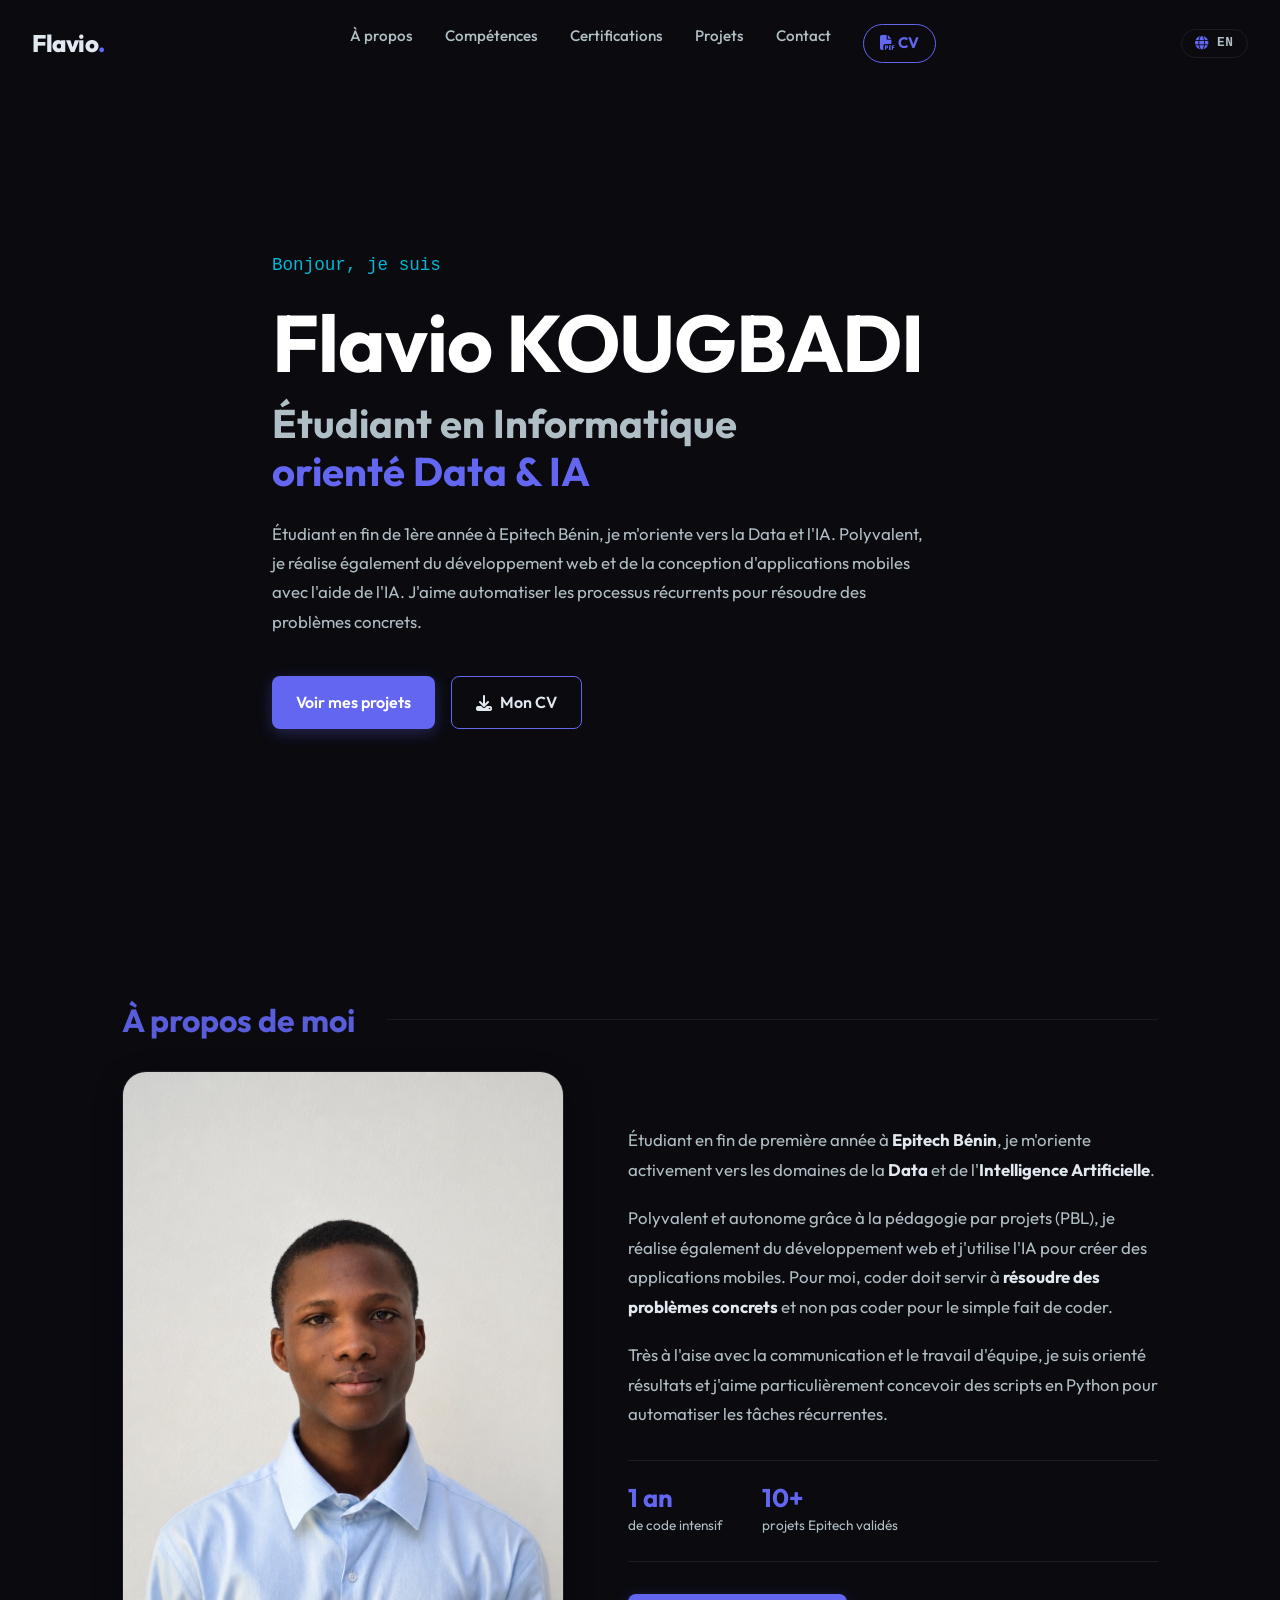
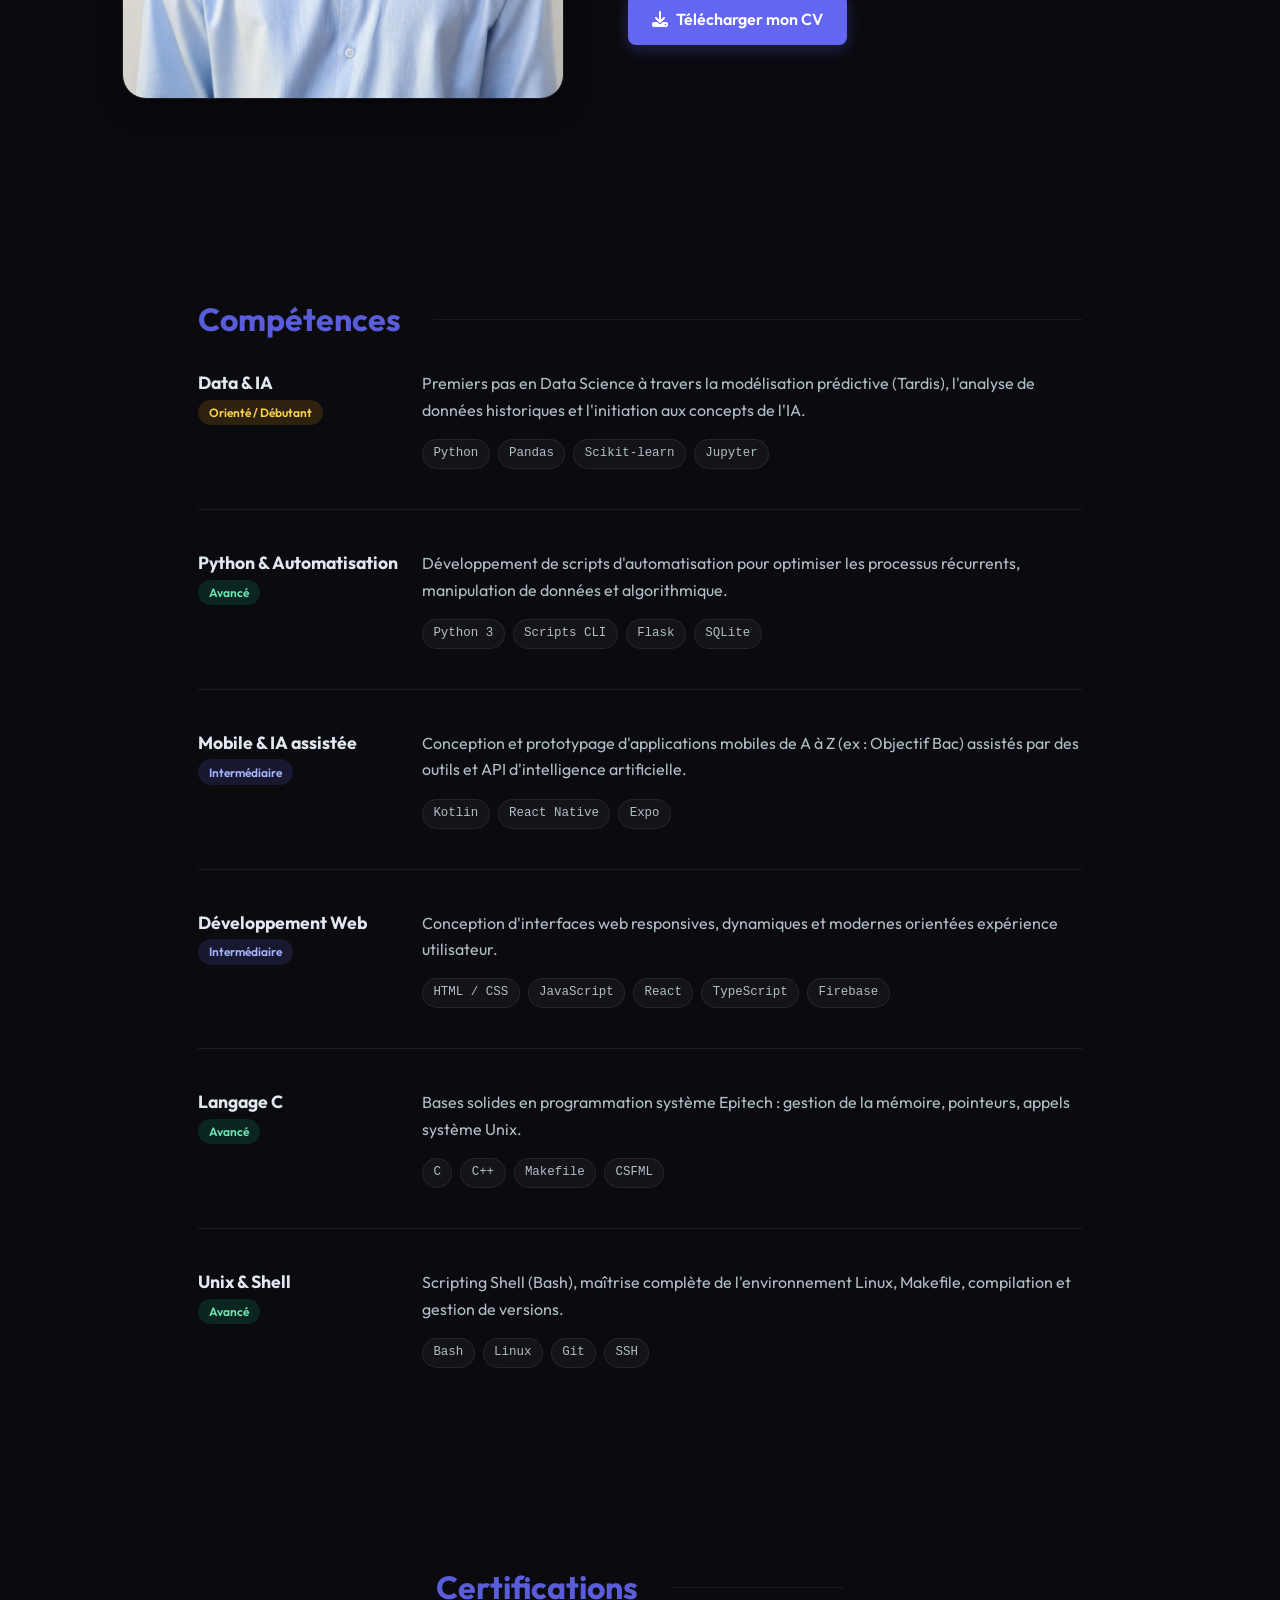
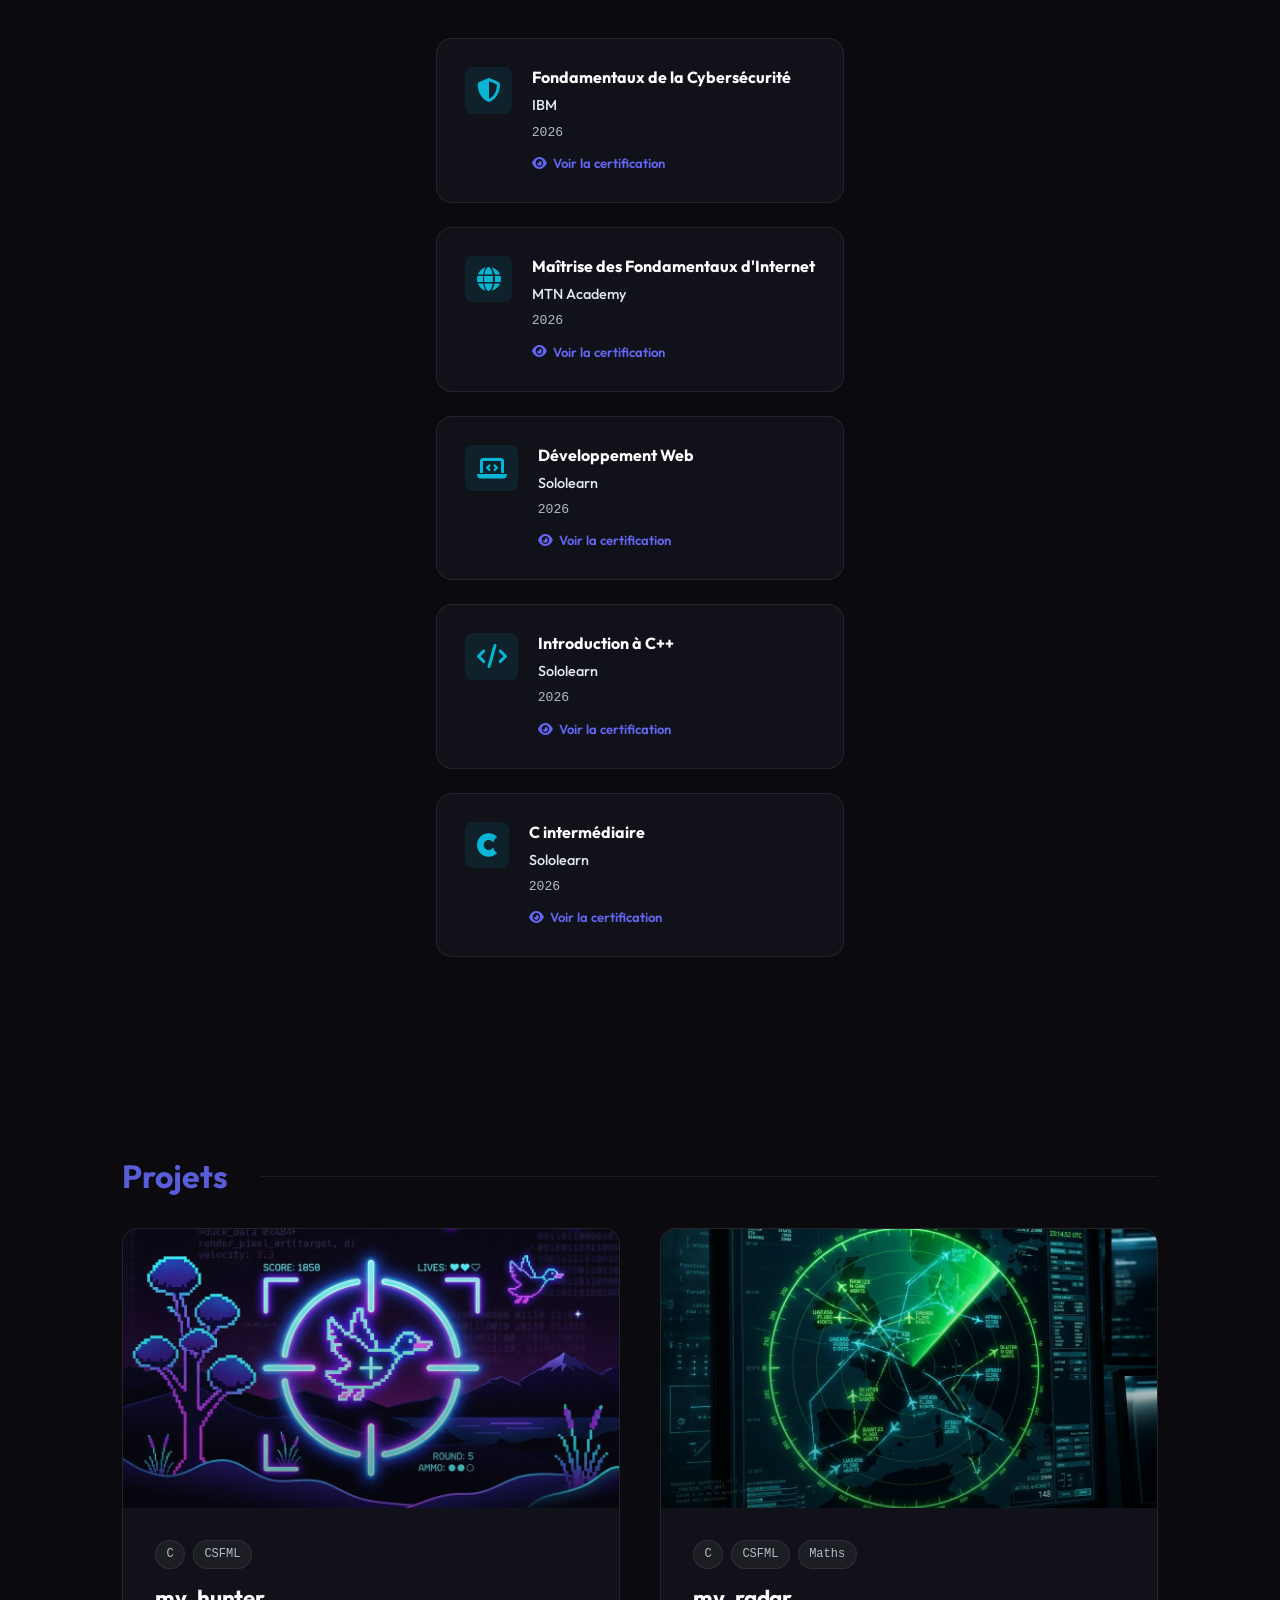
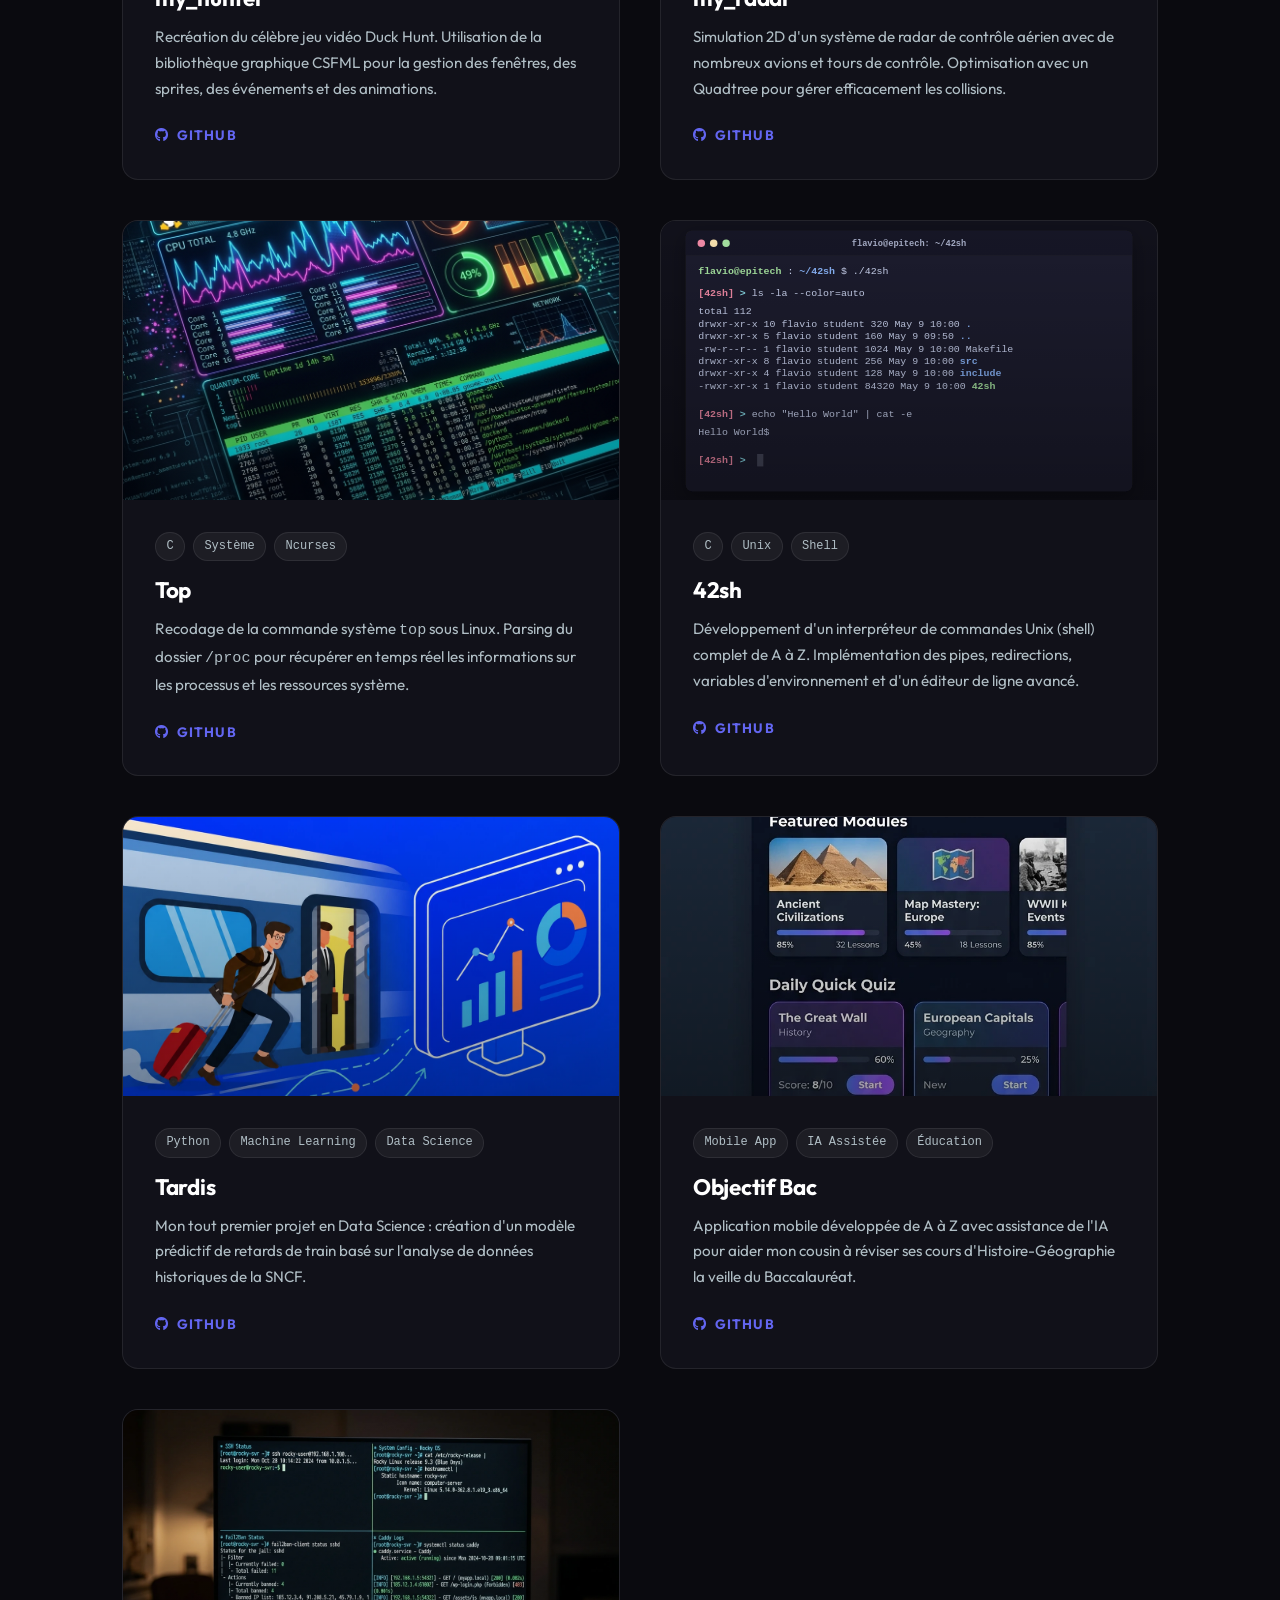
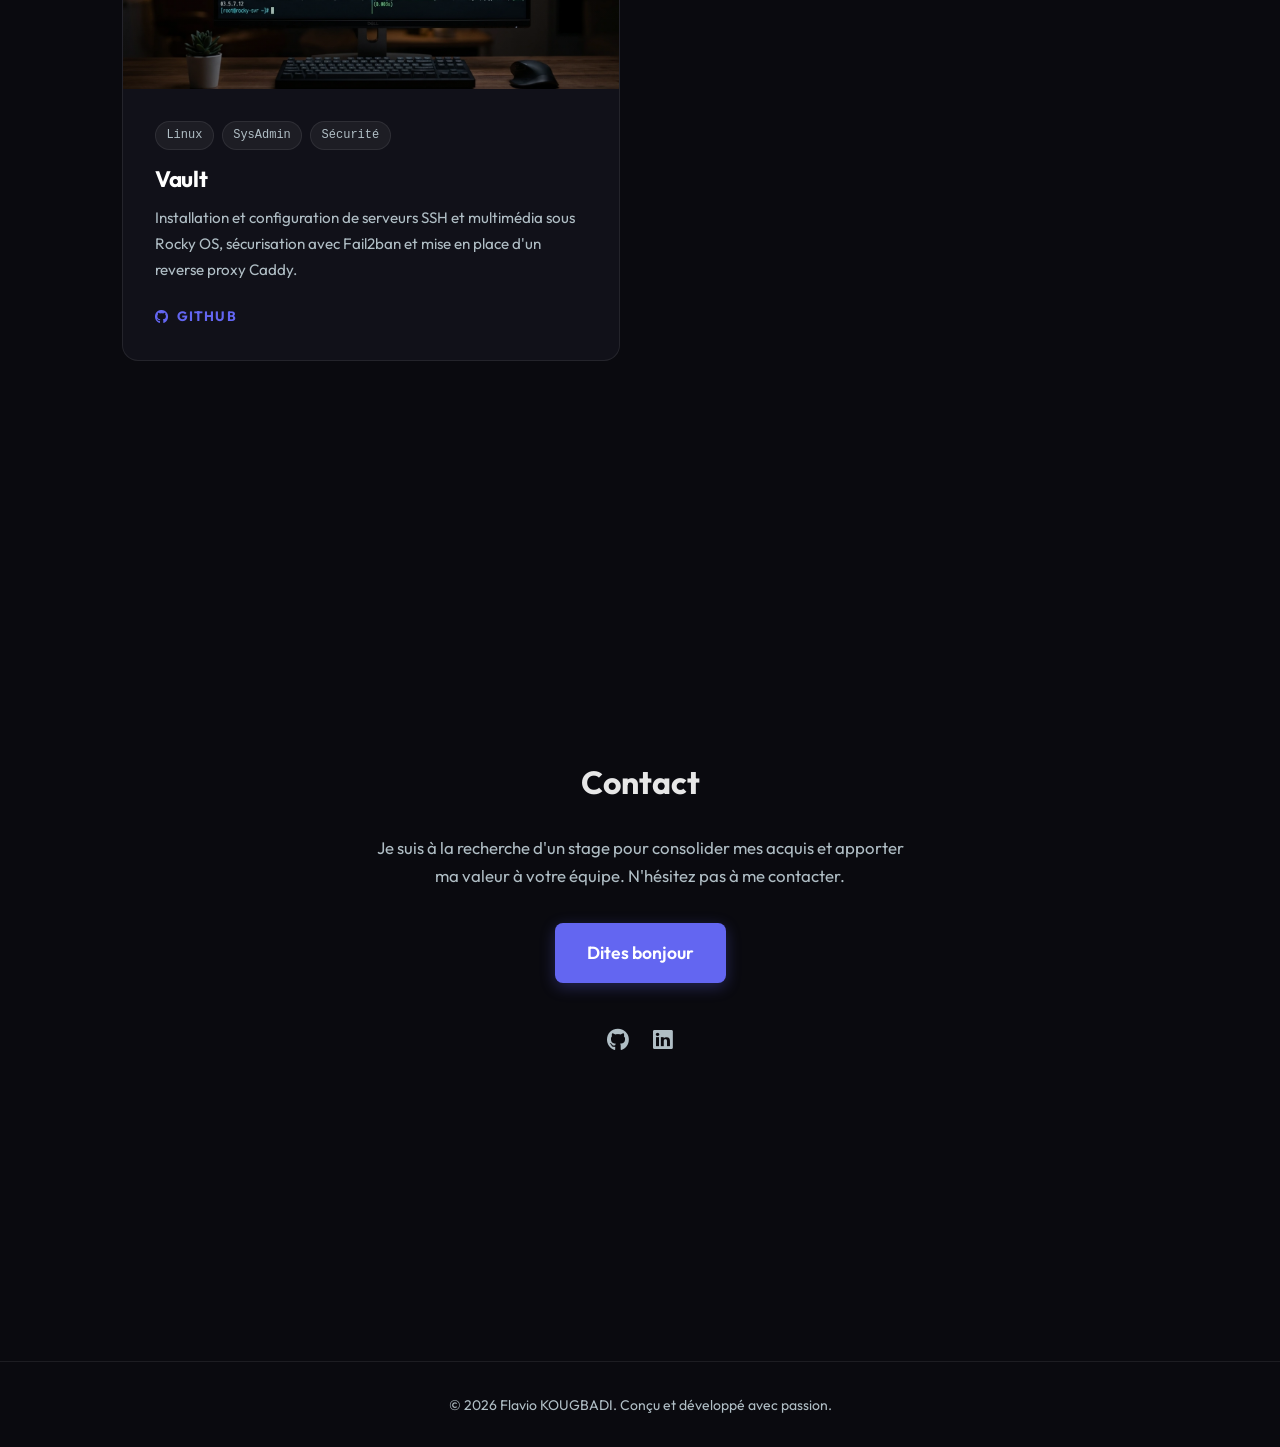
<file: index.html>
<!DOCTYPE html>
<html lang="fr">

<head>
    <meta charset="UTF-8">
    <meta name="viewport" content="width=device-width, initial-scale=1.0">
    <title>Flavio KOUGBADI | Étudiant Epitech Bénin</title>
    <meta name="description"
        content="Portfolio de Flavio KOUGBADI, étudiant en informatique à Epitech Bénin. Découvrez mes projets C, C++ et Python.">

    <!-- Google Fonts -->
    <link rel="preconnect" href="https://fonts.googleapis.com">
    <link rel="preconnect" href="https://fonts.gstatic.com" crossorigin>
    <link href="https://fonts.googleapis.com/css2?family=Outfit:wght@300;400;500;700;800&display=swap" rel="stylesheet">

    <!-- FontAwesome for Icons -->
    <link rel="stylesheet" href="https://cdnjs.cloudflare.com/ajax/libs/font-awesome/6.4.0/css/all.min.css">

    <!-- Custom CSS -->
    <link rel="stylesheet" href="styles.css">
</head>

<body>

    <!-- Dynamic Background Elements -->
    <div class="blob blob-1"></div>
    <div class="blob blob-2"></div>
    <div class="grid-overlay"></div>

    <!-- Mobile nav drawer -->
    <div class="mobile-nav-overlay" id="nav-overlay"></div>
    <nav class="mobile-nav" id="mobile-nav">
        <a href="#about" class="nav-link" data-i18n="nav.about">À propos</a>
        <a href="#skills" class="nav-link" data-i18n="nav.skills">Compétences</a>
        <a href="#certifications" class="nav-link" data-i18n="nav.certifications">Certifications</a>
        <a href="#projects" class="nav-link" data-i18n="nav.projects">Projets</a>
        <a href="#contact" class="nav-link" data-i18n="nav.contact">Contact</a>
        <a href="assets/Flavio_KOUGBADI_CV.pdf" class="nav-link" target="_blank">
            <i class="fa-solid fa-file-pdf"></i> <span data-i18n="nav.cv">CV</span>
        </a>
    </nav>

    <header class="navbar">
        <a href="#" class="logo">Flavio<span>.</span></a>
        <nav class="nav-links">
            <a href="#about" class="nav-link" data-i18n="nav.about">À propos</a>
            <a href="#skills" class="nav-link" data-i18n="nav.skills">Compétences</a>
            <a href="#certifications" class="nav-link" data-i18n="nav.certifications">Certifications</a>
            <a href="#projects" class="nav-link" data-i18n="nav.projects">Projets</a>
            <a href="#contact" class="nav-link" data-i18n="nav.contact">Contact</a>
            <a href="assets/Flavio_KOUGBADI_CV.pdf" class="nav-link cv-link" target="_blank">
                <i class="fa-solid fa-file-pdf"></i> <span data-i18n="nav.cv">CV</span>
            </a>
        </nav>
        <div class="navbar-actions">
            <button class="lang-toggle-btn" id="lang-toggle-btn" aria-label="Switch language"
                data-i18n-aria="aria.lang-toggle">
                <i class="fa-solid fa-globe"></i>
                <span class="lang-current">EN</span>
            </button>
            <button class="mobile-menu-btn" id="mobile-menu-btn" aria-label="Ouvrir le menu"
                aria-expanded="false" data-i18n-aria="aria.menu.open">
                <i class="fa-solid fa-bars"></i>
            </button>
        </div>
    </header>

    <main>
        <!-- Hero Section -->
        <section id="hero" class="hero">
            <div class="container hero-content reveal">
                <p class="greeting" data-i18n="hero.greeting">Bonjour, je suis</p>
                <h1 class="name" data-i18n="hero.name">Flavio KOUGBADI</h1>
                <h2 class="title">
                    <span data-i18n="hero.title">Étudiant en Informatique </span>
                    <span class="accent-text" data-i18n="hero.title.accent">orienté Data & IA</span>
                </h2>
                <p class="hero-description" data-i18n="hero.description">
                    Étudiant en fin de 1ère année à Epitech Bénin, je m'oriente vers la Data et l'IA. Polyvalent, je réalise également du développement web et de la conception d'applications mobiles avec l'aide de l'IA. J'aime automatiser les processus récurrents pour résoudre des problèmes concrets.
                </p>
                <div class="hero-buttons">
                    <a href="#projects" class="btn btn-primary" data-i18n="hero.cta.projects">Voir mes projets</a>
                    <a href="assets/Flavio_KOUGBADI_CV.pdf" target="_blank" class="btn btn-secondary">
                        <i class="fa-solid fa-download"></i> <span data-i18n="hero.cta.cv">Mon CV</span>
                    </a>
                </div>
            </div>
        </section>

        <!-- About Section -->
        <section id="about" class="about section">
            <div class="container reveal">
                <h2 class="section-title"><span class="accent-text" data-i18n="about.title">À propos de moi</span></h2>
                <div class="about-content">
                    <div class="about-image">
                        <img src="assets/me.webp" alt="Flavio KOUGBADI">
                    </div>
                    <div class="about-details">
                        <div class="about-text">
                            <p data-i18n="about.p1">
                                Étudiant en fin de première année à <strong>Epitech Bénin</strong>, je m'oriente activement vers les domaines de la <strong>Data</strong> et de l'<strong>Intelligence Artificielle</strong>.
                            </p>
                            <p data-i18n="about.p2">
                                Polyvalent et autonome grâce à la pédagogie par projets (PBL), je réalise également du développement web et j'utilise l'IA pour créer des applications mobiles. Pour moi, coder doit servir à <strong>résoudre des problèmes concrets</strong> et non pas coder pour le simple fait de coder.
                            </p>
                            <p data-i18n="about.p3">
                                Très à l'aise avec la communication et le travail d'équipe, je suis orienté résultats et j'aime particulièrement concevoir des scripts en Python pour automatiser les tâches récurrentes.
                            </p>
                        </div>

                        <div class="about-stats">
                            <div class="stat-item">
                                <strong data-i18n="about.stat1.value">1 an</strong>
                                <span data-i18n="about.stat1.label">de code intensif</span>
                            </div>
                            <div class="stat-item">
                                <strong data-i18n="about.stat2.value">10+</strong>
                                <span data-i18n="about.stat2.label">projets Epitech validés</span>
                            </div>
                        </div>

                        <div class="about-action">
                            <a href="assets/Flavio_KOUGBADI_CV.pdf" download="Flavio_KOUGBADI_CV.pdf" class="btn btn-primary">
                                <i class="fa-solid fa-download"></i> <span data-i18n="about.cta">Télécharger mon CV</span>
                            </a>
                        </div>
                    </div>
                </div>
            </div>
        </section>

        <!-- Skills Section -->
        <section id="skills" class="skills section">
            <div class="container reveal">
                <h2 class="section-title"><span class="accent-text" data-i18n="skills.title">Compétences</span></h2>
                <div class="skills-list">

                    <div class="skill-group">
                        <div class="skill-group-label">
                            <h3 data-i18n="skills.g1.title">Data & IA</h3>
                            <span class="level-badge beginner" data-i18n="skills.g1.badge">Orienté / Débutant</span>
                        </div>
                        <div class="skill-group-content">
                            <p data-i18n="skills.g1.desc">Premiers pas en Data Science à travers la modélisation prédictive (Tardis), l'analyse de données historiques et l'initiation aux concepts de l'IA.</p>
                            <div class="skill-tags">
                                <span class="skill-tag">Python</span>
                                <span class="skill-tag">Pandas</span>
                                <span class="skill-tag">Scikit-learn</span>
                                <span class="skill-tag">Jupyter</span>
                            </div>
                        </div>
                    </div>

                    <div class="skill-group">
                        <div class="skill-group-label">
                            <h3 data-i18n="skills.g2.title">Python & Automatisation</h3>
                            <span class="level-badge advanced" data-i18n="skills.g2.badge">Avancé</span>
                        </div>
                        <div class="skill-group-content">
                            <p data-i18n="skills.g2.desc">Développement de scripts d'automatisation pour optimiser les processus récurrents, manipulation de données et algorithmique.</p>
                            <div class="skill-tags">
                                <span class="skill-tag">Python 3</span>
                                <span class="skill-tag">Scripts CLI</span>
                                <span class="skill-tag">Flask</span>
                                <span class="skill-tag">SQLite</span>
                            </div>
                        </div>
                    </div>

                    <div class="skill-group">
                        <div class="skill-group-label">
                            <h3 data-i18n="skills.g3.title">Mobile & IA assistée</h3>
                            <span class="level-badge intermediate" data-i18n="skills.g3.badge">Intermédiaire</span>
                        </div>
                        <div class="skill-group-content">
                            <p data-i18n="skills.g3.desc">Conception et prototypage d'applications mobiles de A à Z (ex : Objectif Bac) assistés par des outils et API d'intelligence artificielle.</p>
                            <div class="skill-tags">
                                <span class="skill-tag">Kotlin</span>
                                <span class="skill-tag">React Native</span>
                                <span class="skill-tag">Expo</span>
                            </div>
                        </div>
                    </div>

                    <div class="skill-group">
                        <div class="skill-group-label">
                            <h3 data-i18n="skills.g4.title">Développement Web</h3>
                            <span class="level-badge intermediate" data-i18n="skills.g4.badge">Intermédiaire</span>
                        </div>
                        <div class="skill-group-content">
                            <p data-i18n="skills.g4.desc">Conception d'interfaces web responsives, dynamiques et modernes orientées expérience utilisateur.</p>
                            <div class="skill-tags">
                                <span class="skill-tag">HTML / CSS</span>
                                <span class="skill-tag">JavaScript</span>
                                <span class="skill-tag">React</span>
                                <span class="skill-tag">TypeScript</span>
                                <span class="skill-tag">Firebase</span>
                            </div>
                        </div>
                    </div>

                    <div class="skill-group">
                        <div class="skill-group-label">
                            <h3 data-i18n="skills.g5.title">Langage C</h3>
                            <span class="level-badge advanced" data-i18n="skills.g5.badge">Avancé</span>
                        </div>
                        <div class="skill-group-content">
                            <p data-i18n="skills.g5.desc">Bases solides en programmation système Epitech : gestion de la mémoire, pointeurs, appels système Unix.</p>
                            <div class="skill-tags">
                                <span class="skill-tag">C</span>
                                <span class="skill-tag">C++</span>
                                <span class="skill-tag">Makefile</span>
                                <span class="skill-tag">CSFML</span>
                            </div>
                        </div>
                    </div>

                    <div class="skill-group">
                        <div class="skill-group-label">
                            <h3 data-i18n="skills.g6.title">Unix & Shell</h3>
                            <span class="level-badge advanced" data-i18n="skills.g6.badge">Avancé</span>
                        </div>
                        <div class="skill-group-content">
                            <p data-i18n="skills.g6.desc">Scripting Shell (Bash), maîtrise complète de l'environnement Linux, Makefile, compilation et gestion de versions.</p>
                            <div class="skill-tags">
                                <span class="skill-tag">Bash</span>
                                <span class="skill-tag">Linux</span>
                                <span class="skill-tag">Git</span>
                                <span class="skill-tag">SSH</span>
                            </div>
                        </div>
                    </div>

                </div>
            </div>
        </section>

        <!-- Certifications Section -->
        <section id="certifications" class="certifications section">
            <div class="container reveal">
                <h2 class="section-title"><span class="accent-text" data-i18n="certs.title">Certifications</span></h2>
                <div class="certifications-grid">

                    <div class="cert-card">
                        <div class="cert-icon">
                            <i class="fa-solid fa-shield-halved"></i>
                        </div>
                        <div class="cert-details">
                            <h3 data-i18n="certs.c1.title">Fondamentaux de la Cybersécurité</h3>
                            <p class="cert-issuer" data-i18n="certs.c1.issuer">IBM</p>
                            <p class="cert-date">2026</p>
                            <a href="https://www.credly.com/badges/2de2557a-699e-4caa-9e58-27fd619d223d" target="_blank" class="cert-link">
                                <i class="fa-solid fa-eye"></i> <span data-i18n="certs.view">Voir la certification</span>
                            </a>
                        </div>
                    </div>

                    <div class="cert-card">
                        <div class="cert-icon">
                            <i class="fa-solid fa-globe"></i>
                        </div>
                        <div class="cert-details">
                            <h3 data-i18n="certs.c2.title">Maîtrise des Fondamentaux d'Internet</h3>
                            <p class="cert-issuer" data-i18n="certs.c2.issuer">MTN Academy</p>
                            <p class="cert-date">2026</p>
                            <a href="https://github.com/Flavio-KOUGBADI/My-certifications/blob/master/Les_fondamentaux_d_Internet_Certificate.jpg" target="_blank" class="cert-link">
                                <i class="fa-solid fa-eye"></i> <span data-i18n="certs.view">Voir la certification</span>
                            </a>
                        </div>
                    </div>

                    <div class="cert-card">
                        <div class="cert-icon">
                            <i class="fa-solid fa-laptop-code"></i>
                        </div>
                        <div class="cert-details">
                            <h3 data-i18n="certs.c3.title">Développement Web</h3>
                            <p class="cert-issuer" data-i18n="certs.c3.issuer">Sololearn</p>
                            <p class="cert-date">2026</p>
                            <a href="https://www.sololearn.com/certificates/CC-JTX33SAE" target="_blank" class="cert-link">
                                <i class="fa-solid fa-eye"></i> <span data-i18n="certs.view">Voir la certification</span>
                            </a>
                        </div>
                    </div>

                    <div class="cert-card">
                        <div class="cert-icon">
                            <i class="fa-solid fa-code"></i>
                        </div>
                        <div class="cert-details">
                            <h3 data-i18n="certs.c4.title">Introduction à C++</h3>
                            <p class="cert-issuer" data-i18n="certs.c4.issuer">Sololearn</p>
                            <p class="cert-date">2026</p>
                            <a href="https://www.sololearn.com/certificates/CC-ND3GC32M" target="_blank" class="cert-link">
                                <i class="fa-solid fa-eye"></i> <span data-i18n="certs.view">Voir la certification</span>
                            </a>
                        </div>
                    </div>

                    <div class="cert-card">
                        <div class="cert-icon">
                            <i class="fa-brands fa-cuttlefish"></i>
                        </div>
                        <div class="cert-details">
                            <h3 data-i18n="certs.c5.title">C intermédiaire</h3>
                            <p class="cert-issuer" data-i18n="certs.c5.issuer">Sololearn</p>
                            <p class="cert-date">2026</p>
                            <a href="https://www.sololearn.com/certificates/CC-RLXIU6P0" target="_blank" class="cert-link">
                                <i class="fa-solid fa-eye"></i> <span data-i18n="certs.view">Voir la certification</span>
                            </a>
                        </div>
                    </div>

                </div>
            </div>
        </section>

        <!-- Projects Section -->
        <section id="projects" class="projects section">
            <div class="container reveal">
                <h2 class="section-title"><span class="accent-text" data-i18n="projects.title">Projets</span></h2>

                <div class="projects-grid">
                    <div class="project-card">
                        <div class="project-image">
                            <img src="assets/my_hunter.webp" alt="my_hunter screenshot">
                        </div>
                        <div class="project-info">
                            <div class="project-tech">
                                <span>C</span>
                                <span>CSFML</span>
                            </div>
                            <h3>my_hunter</h3>
                            <p data-i18n="projects.p1.desc">Recréation du célèbre jeu vidéo Duck Hunt. Utilisation de la bibliothèque graphique CSFML pour la gestion des fenêtres, des sprites, des événements et des animations.</p>
                            <div class="project-links">
                                <a href="https://github.com/Flavio-KOUGBADI" target="_blank" class="project-link">
                                    <i class="fa-brands fa-github"></i> GitHub
                                </a>
                            </div>
                        </div>
                    </div>

                    <div class="project-card">
                        <div class="project-image">
                            <img src="assets/my_radar.webp" alt="my_radar screenshot">
                        </div>
                        <div class="project-info">
                            <div class="project-tech">
                                <span>C</span>
                                <span>CSFML</span>
                                <span data-i18n="projects.tag.maths">Maths</span>
                            </div>
                            <h3>my_radar</h3>
                            <p data-i18n="projects.p2.desc">Simulation 2D d'un système de radar de contrôle aérien avec de nombreux avions et tours de contrôle. Optimisation avec un Quadtree pour gérer efficacement les collisions.</p>
                            <div class="project-links">
                                <a href="https://github.com/Flavio-KOUGBADI" target="_blank" class="project-link">
                                    <i class="fa-brands fa-github"></i> GitHub
                                </a>
                            </div>
                        </div>
                    </div>

                    <div class="project-card">
                        <div class="project-image">
                            <img src="assets/my_top.webp" alt="top command screenshot">
                        </div>
                        <div class="project-info">
                            <div class="project-tech">
                                <span>C</span>
                                <span data-i18n="projects.tag.system">Système</span>
                                <span>Ncurses</span>
                            </div>
                            <h3>Top</h3>
                            <p data-i18n="projects.p3.desc">Recodage de la commande système <code>top</code> sous Linux. Parsing du dossier <code>/proc</code> pour récupérer en temps réel les informations sur les processus et les ressources système.</p>
                            <div class="project-links">
                                <a href="https://github.com/Flavio-KOUGBADI" target="_blank" class="project-link">
                                    <i class="fa-brands fa-github"></i> GitHub
                                </a>
                            </div>
                        </div>
                    </div>

                    <div class="project-card">
                        <div class="project-image">
                            <img src="assets/custom_shell.svg" alt="42sh screenshot">
                        </div>
                        <div class="project-info">
                            <div class="project-tech">
                                <span>C</span>
                                <span>Unix</span>
                                <span>Shell</span>
                            </div>
                            <h3>42sh</h3>
                            <p data-i18n="projects.p4.desc">Développement d'un interpréteur de commandes Unix (shell) complet de A à Z. Implémentation des pipes, redirections, variables d'environnement et d'un éditeur de ligne avancé.</p>
                            <div class="project-links">
                                <a href="https://github.com/Flavio-KOUGBADI" target="_blank" class="project-link">
                                    <i class="fa-brands fa-github"></i> GitHub
                                </a>
                            </div>
                        </div>
                    </div>

                    <div class="project-card">
                        <div class="project-image">
                            <img src="assets/data_tardis.webp" alt="Tardis screenshot">
                        </div>
                        <div class="project-info">
                            <div class="project-tech">
                                <span>Python</span>
                                <span data-i18n="projects.tag.ml">Machine Learning</span>
                                <span data-i18n="projects.tag.ds">Data Science</span>
                            </div>
                            <h3>Tardis</h3>
                            <p data-i18n="projects.p5.desc">Mon tout premier projet en Data Science : création d'un modèle prédictif de retards de train basé sur l'analyse de données historiques de la SNCF.</p>
                            <div class="project-links">
                                <a href="https://github.com/Flavio-KOUGBADI" target="_blank" class="project-link">
                                    <i class="fa-brands fa-github"></i> GitHub
                                </a>
                            </div>
                        </div>
                    </div>

                    <div class="project-card">
                        <div class="project-image">
                            <img src="assets/objectif_bac.webp" alt="Objectif Bac screenshot">
                        </div>
                        <div class="project-info">
                            <div class="project-tech">
                                <span data-i18n="projects.tag.mobile">Mobile App</span>
                                <span data-i18n="projects.tag.ai">IA Assistée</span>
                                <span data-i18n="projects.tag.edu">Éducation</span>
                            </div>
                            <h3>Objectif Bac</h3>
                            <p data-i18n="projects.p6.desc">Application mobile développée de A à Z avec assistance de l'IA pour aider mon cousin à réviser ses cours d'Histoire-Géographie la veille du Baccalauréat.</p>
                            <div class="project-links">
                                <a href="https://github.com/Flavio-KOUGBADI" target="_blank" class="project-link">
                                    <i class="fa-brands fa-github"></i> GitHub
                                </a>
                            </div>
                        </div>
                    </div>

                    <div class="project-card">
                        <div class="project-image">
                            <img src="assets/vault.webp" alt="Vault Linux screenshot">
                        </div>
                        <div class="project-info">
                            <div class="project-tech">
                                <span>Linux</span>
                                <span>SysAdmin</span>
                                <span data-i18n="projects.tag.security">Sécurité</span>
                            </div>
                            <h3>Vault</h3>
                            <p data-i18n="projects.p7.desc">Installation et configuration de serveurs SSH et multimédia sous Rocky OS, sécurisation avec Fail2ban et mise en place d'un reverse proxy Caddy.</p>
                            <div class="project-links">
                                <a href="https://github.com/Flavio-KOUGBADI" target="_blank" class="project-link">
                                    <i class="fa-brands fa-github"></i> GitHub
                                </a>
                            </div>
                        </div>
                    </div>

                </div>
            </div>
        </section>

        <!-- Contact Section -->
        <section id="contact" class="contact section">
            <div class="container reveal">
                <div class="contact-box">
                    <h2 class="section-title" data-i18n="contact.title">Contact</h2>
                    <p data-i18n="contact.text">Je suis à la recherche d'un stage pour consolider mes acquis et apporter ma valeur à votre équipe. N'hésitez pas à me contacter.</p>
                    <a href="mailto:flaviokougbadi2018@gmail.com" class="btn btn-primary btn-large" data-i18n="contact.cta">Dites bonjour</a>

                    <div class="social-links">
                        <a href="https://github.com/Flavio-KOUGBADI" target="_blank" aria-label="GitHub">
                            <i class="fa-brands fa-github"></i>
                        </a>
                        <a href="https://www.linkedin.com/in/flavio-kougbadi-06235838a/" target="_blank" aria-label="LinkedIn">
                            <i class="fa-brands fa-linkedin"></i>
                        </a>
                    </div>
                </div>
            </div>
        </section>
    </main>

    <footer>
        <div class="container">
            <p data-i18n="footer">&copy; 2026 Flavio KOUGBADI. Conçu et développé avec passion.</p>
        </div>
    </footer>

    <script src="script.js"></script>
</body>

</html>
</file>
<file: styles.css>
:root {
    /* Colors */
    --bg-main: #0a0a0f;
    --bg-secondary: #13131c;
    --bg-card: rgba(19, 19, 28, 0.85);
    --text-main: #e2e8f0;
    --text-muted: #b0bec5;

    /* Brand */
    --primary-color: #6366f1;
    --secondary-color: #a855f7;
    --accent-color: #06b6d4;

    /* Typography */
    --font-main: 'Outfit', sans-serif;

    /* Layout & UI */
    --transition: all 0.4s cubic-bezier(0.23, 1, 0.32, 1);
    --radius-sm: 8px;
    --radius-md: 16px;
    --radius-lg: 24px;
    --border-color: rgba(255, 255, 255, 0.08);
}

* {
    margin: 0;
    padding: 0;
    box-sizing: border-box;
}

/* Custom Scrollbar */
::-webkit-scrollbar {
    width: 8px;
}
::-webkit-scrollbar-track {
    background: var(--bg-main);
}
::-webkit-scrollbar-thumb {
    background: var(--primary-color);
    border-radius: 10px;
}

/* --- FIX 1: Empêcher radicalement le mouvement latéral --- */
html, body {
    max-width: 100%;
    overflow-x: hidden;
    position: relative;
}

html {
    scroll-behavior: smooth;
    background-color: var(--bg-main);
    color: var(--text-main);
    font-family: var(--font-main);
    line-height: 1.6;
}

body {
    background-color: var(--bg-main);
}

/* --- FIX: Force tout le contenu à respecter la largeur du parent --- */
img, video, canvas, svg {
    max-width: 100%;
    height: auto;
}

.project-card, .cert-card, .skill-group {
    width: 100%;
    box-sizing: border-box; /* Important pour inclure le padding dans la largeur */
}

/* Background Effects */
/* --- FIX 2: Stabiliser les blobs (les cacher sur petit mobile) --- */
.blob {
    position: absolute;
    filter: blur(100px);
    z-index: -1;
    opacity: 0.3;
    border-radius: 50%;
    pointer-events: none; /* Crucial: ne doit pas intercepter les clics */
}

/* FIX: blob animation wrapped in prefers-reduced-motion */
@media (prefers-reduced-motion: no-preference) {
    .blob {
        animation: float 10s infinite ease-in-out alternate;
    }
    .blob-2 {
        animation-delay: -5s;
    }
}

.blob-1 {
    top: -10%;
    left: -10%;
    width: 500px;
    height: 500px;
    background: radial-gradient(circle, var(--primary-color), transparent 70%);
}

.blob-2 {
    top: 40%;
    right: -10%;
    width: 600px;
    height: 600px;
    background: radial-gradient(circle, var(--secondary-color), transparent 70%);
}

.grid-overlay {
    position: fixed;
    top: 0;
    left: 0;
    width: 100vw;
    height: 100vh;
    background-image:
        linear-gradient(rgba(255, 255, 255, 0.03) 1px, transparent 1px),
        linear-gradient(90deg, rgba(255, 255, 255, 0.03) 1px, transparent 1px);
    background-size: 50px 50px;
    z-index: -1;
    pointer-events: none;
}

@keyframes float {
    0%   { transform: translate(0, 0) scale(1); }
    100% { transform: translate(30px, 50px) scale(1.1); }
}

/* Typography & Utilities */
h1, h2, h3, h4 {
    font-weight: 700;
    line-height: 1.2;
    color: #ffffff;
}

a {
    text-decoration: none;
    color: inherit;
    transition: var(--transition);
}

.container {
    max-width: 1100px;
    margin: 0 auto;
    padding: 0 2rem;
}

.section {
    padding: 100px 0;
    min-height: 100vh;
    display: flex;
    flex-direction: column;
    justify-content: center;
}

/* --- FIX 3: Titres de section qui cassent le layout --- */
.section-title {
    font-size: 2rem;
    margin-bottom: 2rem;
    display: flex;
    align-items: center;
    gap: 1rem;
    width: 100%; /* S'assure qu'il ne dépasse pas */
    opacity: 0.9;
    text-wrap: balance;
}

.section-title::after {
    content: "";
    flex: 1;
    height: 1px;
    background: var(--border-color);
    margin-left: 1rem;
}

/* FIX: removed .gradient-text — replaced with solid accent color */
.accent-text {
    color: var(--primary-color);
}

/* Buttons */
.btn {
    display: inline-flex;
    align-items: center;
    justify-content: center;
    gap: 0.5rem;
    padding: 0.8rem 1.5rem;
    border-radius: var(--radius-sm);
    font-weight: 600;
    font-size: 1rem;
    cursor: pointer;
    transition: var(--transition);
    border: none;
}

.btn-primary {
    background: var(--primary-color);
    color: white;
    box-shadow: 0 4px 15px rgba(99, 102, 241, 0.3);
}

.btn-primary:hover {
    transform: translateY(-2px);
    background: #4f52d9;
    box-shadow: 0 8px 25px rgba(99, 102, 241, 0.5);
}

.btn-secondary {
    background: transparent;
    color: var(--text-main);
    border: 1px solid var(--primary-color);
}

.btn-secondary:hover {
    background: rgba(99, 102, 241, 0.1);
    transform: translateY(-2px);
}

.btn-large {
    padding: 1rem 2rem;
    font-size: 1.1rem;
}

/* Navbar */
.navbar {
    position: fixed;
    top: 0;
    left: 0;
    width: 100%;
    padding: 1.5rem 2rem;
    display: flex;
    justify-content: space-between;
    align-items: center;
    z-index: 1000;
    /* FIX: transition only specific properties, not `all`
       (`all` causes reflow / layout shift when unrelated props change) */
    transition: background-color 0.4s cubic-bezier(0.23, 1, 0.32, 1),
                backdrop-filter 0.4s cubic-bezier(0.23, 1, 0.32, 1),
                padding 0.4s cubic-bezier(0.23, 1, 0.32, 1),
                border-color 0.4s cubic-bezier(0.23, 1, 0.32, 1);
    background: transparent;
    /* Ensure the navbar itself never blocks pointer events on its children */
    pointer-events: none;
}

/* All interactive children re-enable pointer events */
.navbar > a,
.navbar > nav,
.navbar > .navbar-actions {
    pointer-events: auto;
}

.navbar.scrolled {
    background: rgba(10, 10, 15, 0.85);
    backdrop-filter: blur(12px);
    -webkit-backdrop-filter: blur(12px);
    border-bottom: 1px solid var(--border-color);
    padding: 1rem 2rem;
}

.logo {
    font-size: 1.5rem;
    font-weight: 800;
    letter-spacing: -0.5px;
}

.logo span {
    color: var(--primary-color);
}

.nav-links {
    display: flex;
    gap: 2rem;
}

.nav-link {
    font-size: 0.95rem;
    font-weight: 500;
    color: var(--text-muted);
}

.nav-link:hover,
.nav-link.active {
    color: var(--text-main);
}

.cv-link {
    color: var(--primary-color);
    font-weight: 700;
    border: 1px solid var(--primary-color);
    padding: 0.4rem 1rem;
    border-radius: 50px;
    transition: var(--transition);
}

.cv-link:hover {
    background: var(--primary-color);
    color: #fff;
    transform: scale(1.05);
}

/* Navbar actions (lang toggle + hamburger grouped together) */
.navbar-actions {
    display: flex;
    align-items: center;
    gap: 0.75rem;
}

.lang-toggle-btn {
    display: inline-flex;
    align-items: center;
    gap: 0.45rem;
    background: transparent;
    border: 1px solid var(--border-color);
    color: var(--text-muted);
    padding: 0.4rem 0.85rem;
    border-radius: 50px;
    font-family: var(--font-main);
    font-size: 0.8rem;
    font-weight: 600;
    letter-spacing: 0.04em;
    cursor: pointer;
    transition: var(--transition);
}

.lang-toggle-btn:hover {
    color: var(--text-main);
    border-color: rgba(99, 102, 241, 0.5);
    background: rgba(99, 102, 241, 0.08);
}

.lang-toggle-btn i {
    font-size: 0.85rem;
    color: var(--primary-color);
}

.lang-current {
    font-family: monospace;
    line-height: 1;
}

.mobile-menu-btn {
    display: none;
    background: none;
    border: none;
    color: var(--text-main);
    font-size: 1.5rem;
    cursor: pointer;
}

/* Mobile nav drawer */
.mobile-nav {
    display: none;
    flex-direction: column;
    gap: 0;
    position: fixed;
    top: 0;
    right: 0;
    width: 260px;
    /* FIX: 100vh fallback THEN 100dvh override — dvh handles mobile
       browser UI bars (address bar show/hide) without jitter.
       Browsers that don't understand dvh ignore it and use vh. */
    height: 100vh;
    height: 100dvh;
    background: rgba(10, 10, 15, 0.97);
    backdrop-filter: blur(16px);
    -webkit-backdrop-filter: blur(16px);
    border-left: 1px solid var(--border-color);
    z-index: 1001; /* FIX: above navbar (1000) so drawer covers it */
    padding: 5rem 2rem 2rem;
    transform: translateX(100%);
    transition: transform 0.35s cubic-bezier(0.23, 1, 0.32, 1);
    /* FIX: prevent scroll chaining to body when drawer content reaches end */
    overscroll-behavior: contain;
    overflow-y: auto;
}

.mobile-nav.open {
    transform: translateX(0);
}

.mobile-nav .nav-link {
    font-size: 1.1rem;
    padding: 1rem 0;
    border-bottom: 1px solid var(--border-color);
    color: var(--text-muted);
}

.mobile-nav .nav-link:last-child {
    border-bottom: none;
}

.mobile-nav-overlay {
    display: none;
    position: fixed;
    inset: 0;
    z-index: 1000; /* FIX: same as navbar, below drawer (1001) */
    background: rgba(0,0,0,0.55);
    /* FIX: prevent scroll chaining from overlay to body */
    overscroll-behavior: contain;
}

.mobile-nav-overlay.open {
    display: block;
}

/* --- FIX 4: Simplifier le verrouillage du scroll --- */
body.menu-open {
    overflow: hidden;
}

html.menu-open {
    overflow: hidden;
}

/* Hero Section */
.hero {
    min-height: 100vh;
    display: flex;
    align-items: center;
    padding-top: 80px;
}

.hero-content {
    max-width: 800px;
}

.greeting {
    color: var(--accent-color);
    font-size: 1.1rem;
    font-weight: 500;
    margin-bottom: 1rem;
    font-family: monospace;
}

.name {
    font-size: clamp(3rem, 8vw, 5rem);
    margin-bottom: 0.5rem;
    letter-spacing: -1px;
    text-wrap: balance;
}

.title {
    font-size: clamp(1.5rem, 4vw, 2.5rem);
    color: var(--text-muted);
    margin-bottom: 1.5rem;
    text-wrap: balance;
}

/* FIX: accent-text used instead of gradient-text on hero subtitle */
.title .accent-text {
    color: var(--primary-color);
}

.hero-description {
    font-size: 1.05rem;
    color: var(--text-muted);
    max-width: 60ch;
    margin-bottom: 2.5rem;
    line-height: 1.75;
    text-wrap: pretty;
}

.hero-buttons {
    display: flex;
    gap: 1rem;
    flex-wrap: wrap;
}

/* About Section */
.about-content {
    display: grid;
    grid-template-columns: 1fr 1.2fr;
    gap: 4rem;
    align-items: center;
}

.about-image {
    width: 100%;
    border-radius: var(--radius-lg);
    overflow: hidden;
    border: 1px solid var(--border-color);
    box-shadow: 0 10px 30px rgba(0, 0, 0, 0.3);
}

.about-image img {
    width: 100%;
    height: auto;
    display: block;
    transition: var(--transition);
}

.about-image:hover img {
    transform: scale(1.04);
}

.about-details {
    display: flex;
    flex-direction: column;
    gap: 2rem;
}

.about-text p {
    margin-bottom: 1.2rem;
    font-size: 1.05rem;
    color: var(--text-muted);
    max-width: 60ch;
    line-height: 1.75;
    text-wrap: pretty;
}

.about-text p:last-child {
    margin-bottom: 0;
}

.about-text strong {
    color: var(--text-main);
}

/* FIX: removed hero-metric stat cards — replaced with a clean inline stat list */
.about-stats {
    display: flex;
    gap: 2.5rem;
    padding: 1.5rem 0;
    border-top: 1px solid var(--border-color);
    border-bottom: 1px solid var(--border-color);
}

.stat-item {
    display: flex;
    flex-direction: column;
    gap: 0.25rem;
}

.stat-item strong {
    font-size: 1.6rem;
    font-weight: 700;
    color: var(--primary-color);
    line-height: 1;
}

.stat-item span {
    font-size: 0.85rem;
    color: var(--text-muted);
}

/* Skills Section — FIX: replaced identical card grid with typographic list */
.skills-list {
    display: flex;
    flex-direction: column;
    gap: 2.5rem;
}

.skill-group {
    display: grid;
    grid-template-columns: 200px 1fr;
    gap: 1.5rem;
    align-items: baseline;
    padding-bottom: 2.5rem;
    border-bottom: 1px solid var(--border-color);
}

.skill-group:last-child {
    border-bottom: none;
    padding-bottom: 0;
}

.skill-group-label {
    display: flex;
    flex-direction: column;
    gap: 0.4rem;
}

.skill-group-label h3 {
    font-size: 1.1rem;
    font-weight: 700;
    color: var(--text-main);
}

.level-badge {
    display: inline-block;
    font-size: 0.75rem;
    padding: 0.2rem 0.7rem;
    border-radius: 50px;
    font-weight: 600;
    width: fit-content;
}

.advanced {
    background: rgba(16, 185, 129, 0.15);
    color: #6ee7b7;
}

.intermediate {
    background: rgba(99, 102, 241, 0.15);
    color: #a5b4fc;
}

.beginner {
    background: rgba(245, 158, 11, 0.15);
    color: #fcd34d;
}

.skill-group-content {
    display: flex;
    flex-direction: column;
    gap: 0.5rem;
}

.skill-group-content p {
    font-size: 1rem;
    color: var(--text-muted);
    line-height: 1.65;
    max-width: 60ch;
}

.skill-tags {
    display: flex;
    flex-wrap: wrap;
    gap: 0.5rem;
    margin-top: 0.5rem;
}

.skill-tag {
    font-size: 0.78rem;
    color: var(--text-muted);
    font-family: monospace;
    background: rgba(255, 255, 255, 0.04);
    padding: 0.25rem 0.65rem;
    border-radius: 50px;
    border: 1px solid rgba(255, 255, 255, 0.08);
}

/* Projects Section */
.projects-grid {
    display: grid;
    grid-template-columns: repeat(auto-fit, minmax(320px, 1fr));
    gap: 2.5rem;
}

.project-card {
    background: var(--bg-card);
    border: 1px solid var(--border-color);
    border-radius: var(--radius-md);
    overflow: hidden;
    transition: var(--transition);
}

.project-card:hover {
    transform: translateY(-8px);
    border-color: rgba(99, 102, 241, 0.4);
    box-shadow: 0 20px 50px rgba(0, 0, 0, 0.5);
}

.project-image {
    width: 100%;
    aspect-ratio: 16/9; /* keep consistent ratio across projects */
    overflow: hidden;
    background: var(--bg-secondary);
    position: relative;
}

.project-image::after {
    content: '';
    position: absolute;
    top: 0;
    left: 0;
    width: 100%;
    height: 100%;
    background: linear-gradient(to bottom, transparent, rgba(0,0,0,0.35));
}

.project-image img {
    width: 100%;
    height: 100%;
    object-fit: cover;
    display: block;
    transition: transform 0.7s cubic-bezier(0.2, 1, 0.3, 1);
}

.project-card:hover .project-image img {
    transform: scale(1.06);
}

.project-info {
    padding: 2rem;
}

.project-tech {
    display: flex;
    gap: 0.5rem;
    margin-bottom: 1rem;
    flex-wrap: wrap;
}

.project-tech span {
    font-size: 0.75rem;
    color: var(--text-muted);
    font-family: monospace;
    background: rgba(255, 255, 255, 0.05);
    padding: 0.25rem 0.65rem;
    border-radius: 50px;
    border: 1px solid rgba(255, 255, 255, 0.08);
}

.project-info h3 {
    font-size: 1.4rem;
    margin-bottom: 0.75rem;
    letter-spacing: -0.3px;
}

.project-info p {
    color: var(--text-muted);
    font-size: 0.95rem;
    margin-bottom: 1.5rem;
    line-height: 1.7;
}

.project-links {
    display: flex;
    gap: 1.5rem;
}

.project-link {
    font-size: 0.85rem;
    font-weight: 700;
    display: flex;
    align-items: center;
    gap: 0.5rem;
    color: var(--primary-color);
    text-transform: uppercase;
    letter-spacing: 0.08em;
    transition: var(--transition);
}

.project-link:hover {
    color: white;
    transform: translateX(4px);
}

/* Certifications Section */
.certifications-grid {
    display: grid;
    grid-template-columns: repeat(auto-fit, minmax(280px, 1fr));
    gap: 1.5rem;
}

.cert-card {
    background: var(--bg-card);
    border: 1px solid var(--border-color);
    padding: 1.75rem;
    border-radius: var(--radius-md);
    transition: var(--transition);
    display: flex;
    gap: 1.25rem;
    align-items: flex-start;
}

.cert-card:hover {
    transform: translateY(-4px);
    border-color: rgba(99, 102, 241, 0.35);
    box-shadow: 0 12px 30px rgba(0, 0, 0, 0.3);
}

.cert-icon {
    font-size: 1.5rem;
    color: var(--accent-color);
    background: rgba(6, 182, 212, 0.1);
    padding: 0.7rem;
    border-radius: var(--radius-sm);
    display: flex;
    align-items: center;
    justify-content: center;
    transition: var(--transition);
    flex-shrink: 0;
}

.cert-card:hover .cert-icon {
    background: rgba(99, 102, 241, 0.2);
    color: var(--primary-color);
}

.cert-details {
    display: flex;
    flex-direction: column;
    gap: 0.25rem;
}

.cert-details h3 {
    font-size: 1rem;
    margin-bottom: 0.15rem;
    font-weight: 700;
    line-height: 1.3;
}

.cert-issuer {
    color: var(--text-main);
    font-weight: 500;
    font-size: 0.9rem;
}

.cert-date {
    color: var(--text-muted);
    font-size: 0.82rem;
    font-family: monospace;
    margin-bottom: 0.4rem;
}

.cert-link {
    font-size: 0.82rem;
    color: var(--primary-color);
    font-weight: 600;
    display: inline-flex;
    align-items: center;
    gap: 0.4rem;
    transition: var(--transition);
}

.cert-link:hover {
    color: white;
    transform: translateX(3px);
}

/* Contact Section */
.contact-box {
    text-align: center;
    max-width: 620px;
    margin: 0 auto;
    padding: 4rem 2.5rem;
}

.contact-box .section-title {
    justify-content: center;
    font-size: 2rem;
}

.contact-box .section-title::after {
    display: none;
}

.contact-box p {
    color: var(--text-muted);
    font-size: 1.05rem;
    margin-bottom: 2rem;
    max-width: 50ch;
    margin-left: auto;
    margin-right: auto;
    line-height: 1.7;
    text-wrap: pretty;
}

.social-links {
    display: flex;
    justify-content: center;
    gap: 1.5rem;
    margin-top: 2.5rem;
}

.social-links a {
    font-size: 1.4rem;
    color: var(--text-muted);
    transition: var(--transition);
}

.social-links a:hover {
    color: var(--primary-color);
    transform: translateY(-3px);
}

/* Footer */
footer {
    text-align: center;
    padding: 2rem 0;
    border-top: 1px solid var(--border-color);
    color: var(--text-muted);
    font-size: 0.875rem;
}

/* FIX: reveal — content visible by default, motion as enhancement only */
.reveal {
    /* no opacity:0 default — content must be visible without JS */
}

@media (prefers-reduced-motion: no-preference) {
    .reveal {
        opacity: 0;
        transform: translateY(24px);
        transition: opacity 0.7s ease-out, transform 0.7s ease-out;
    }

    .reveal.active {
        opacity: 1;
        transform: translateY(0);
    }

    /* Staggered children for project/skill grids */
    .reveal-child {
        opacity: 0;
        transform: translateY(20px);
        transition: opacity 0.5s ease-out, transform 0.5s ease-out;
    }

    .reveal-child.active {
        opacity: 1;
        transform: translateY(0);
    }
}

/* Responsive Design */
@media (max-width: 900px) {
    .skill-group {
        grid-template-columns: 1fr;
        gap: 0.75rem;
    }
}

@media (max-width: 768px) {
    .nav-links {
        display: none;
    }

    .mobile-menu-btn {
        display: block;
    }

    .mobile-nav {
        display: flex;
    }

    .about-content {
        grid-template-columns: 1fr;
        gap: 2rem;
    }

    .hero-content {
        text-align: left;
    }

    .section-title {
        font-size: 2rem;
    }

    .about-stats {
        gap: 1.5rem;
    }

    .contact-box {
        padding: 2rem 0;
    }

    /* FIX 2: On les enlève sur mobile pour stopper les calculs de rendu inutiles */
    .blob {
        display: none;
    }

    /* FIX: Ajustement de la grille de compétences pour mobile */
    .skill-group {
        display: flex;
        flex-direction: column;
        gap: 0.5rem;
    }

    .skill-group-label {
        width: 100%;
    }
}

/* Small phones — 480px and below */
@media (max-width: 480px) {
    .container {
        padding: 0 1.25rem;
    }

    .navbar {
        padding: 1rem 1.25rem;
    }

    .navbar.scrolled {
        padding: 0.75rem 1.25rem;
    }

    .logo {
        font-size: 1.25rem;
    }

    /* Compact the lang toggle on tiny screens — icon only */
    .lang-toggle-btn .lang-current {
        display: none;
    }

    .lang-toggle-btn {
        padding: 0.5rem 0.6rem;
    }

    .lang-toggle-btn i {
        font-size: 0.95rem;
    }

    .section {
        padding: 70px 0;
    }

    .section-title {
        font-size: 1.7rem;
        margin-bottom: 2rem;
    }

    /* FIX 3: Sur petit mobile, on retire la ligne décorative si elle pousse le contenu */
    .section-title::after {
        display: none;
    }

    .name {
        font-size: clamp(2.4rem, 11vw, 3.5rem);
    }

    .title {
        font-size: clamp(1.2rem, 5.5vw, 1.6rem);
    }

    .hero-description {
        font-size: 0.98rem;
        margin-bottom: 1.75rem;
    }

    .hero-buttons {
        flex-direction: column;
        width: 100%;
    }

    .hero-buttons .btn {
        width: 100%;
    }

    .about-stats {
        gap: 1.25rem;
        padding: 1.25rem 0;
    }

    .stat-item strong {
        font-size: 1.35rem;
    }

    .stat-item span {
        font-size: 0.78rem;
    }

    .projects-grid {
        grid-template-columns: 1fr;
        gap: 1.5rem;
    }

    .project-info {
        padding: 1.5rem;
    }

    .project-info h3 {
        font-size: 1.25rem;
    }


    .cert-card {
        padding: 1.25rem;
        gap: 1rem;
    }

    .cert-icon {
        font-size: 1.25rem;
        padding: 0.55rem;
    }

    .cert-details h3 {
        font-size: 0.95rem;
    }

    .contact-box {
        padding: 1.5rem 0;
    }

    .contact-box .section-title {
        font-size: 1.7rem;
    }

    .contact-box p {
        font-size: 0.98rem;
    }

    .social-links {
        gap: 1.25rem;
        margin-top: 2rem;
    }

    .social-links a {
        font-size: 1.25rem;
    }

    .btn-large {
        padding: 0.85rem 1.5rem;
        font-size: 1rem;
    }
}

/* Very small phones — 380px and below */
@media (max-width: 380px) {
    .container {
        padding: 0 1rem;
    }

    .navbar {
        padding: 0.85rem 1rem;
    }

    .navbar.scrolled {
        padding: 0.65rem 1rem;
    }

    .logo {
        font-size: 1.1rem;
    }

    .section {
        padding: 60px 0;
    }

    .section-title {
        font-size: 1.5rem;
    }

    .name {
        font-size: 2.2rem;
    }

    .title {
        font-size: 1.15rem;
    }

    .hero-description {
        font-size: 0.92rem;
    }

    .about-text p {
        font-size: 0.95rem;
    }

    .stat-item strong {
        font-size: 1.2rem;
    }

    .skill-group-content p {
        font-size: 0.92rem;
    }

    .skill-tag,
    .project-tech span {
        font-size: 0.7rem;
        padding: 0.2rem 0.55rem;
    }

    .project-info p {
        font-size: 0.88rem;
    }

    .mobile-nav {
        width: 100%;
        padding: 4.5rem 1.5rem 2rem;
    }

    .mobile-nav .nav-link {
        font-size: 1rem;
        padding: 0.85rem 0;
    }

    .btn {
        padding: 0.7rem 1.25rem;
        font-size: 0.92rem;
    }

    footer {
        padding: 1.5rem 1rem;
        font-size: 0.8rem;
    }
}

/* Landscape phones — short height */
@media (max-width: 768px) and (max-height: 500px) and (orientation: landscape) {
    .section {
        padding: 60px 0;
        min-height: auto;
    }

    .hero {
        min-height: auto;
        padding: 100px 0 60px;
    }

    .mobile-nav {
        padding-top: 4rem;
    }
}
</file>
